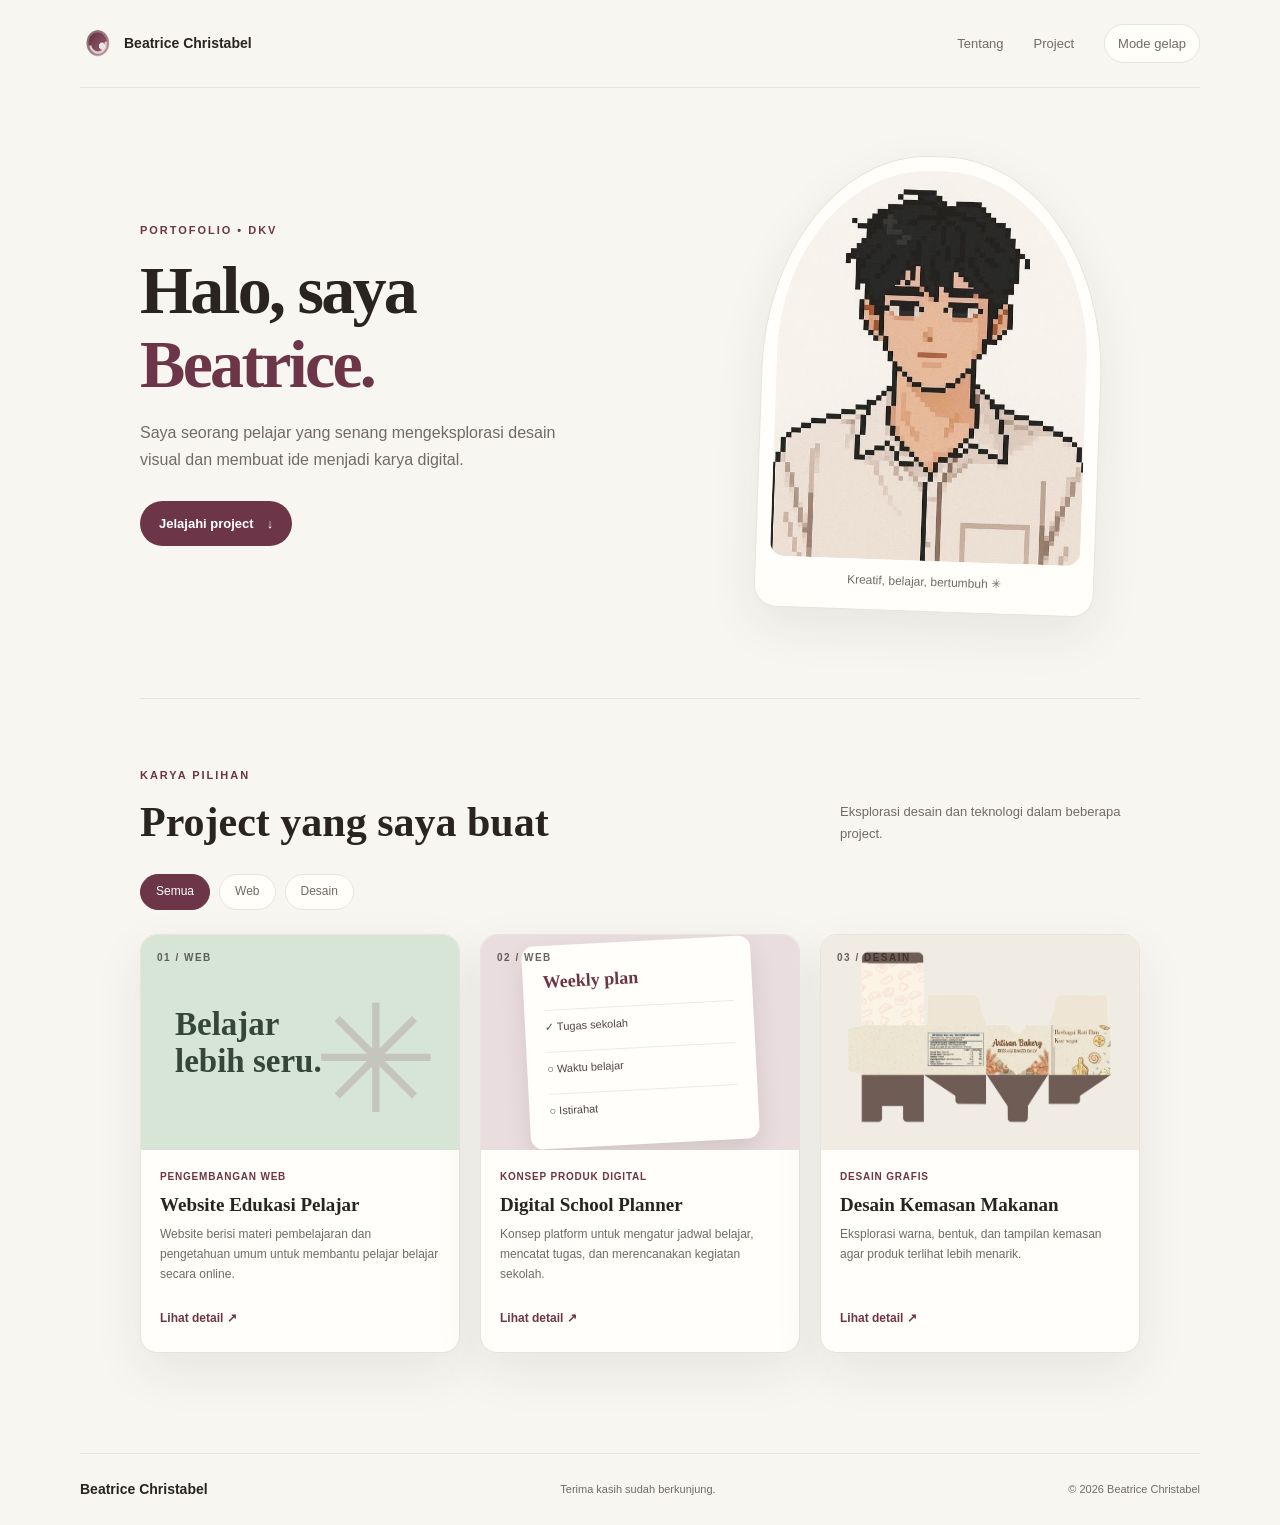
<file: index.html>
<!DOCTYPE html>
<html lang="id">
<head>
    <meta charset="UTF-8">
    <meta name="viewport" content="width=device-width, initial-scale=1.0">
    <meta name="description" content="Portofolio Beatrice Christabel, berisi karya desain grafis dan proyek digital.">
    <title>Portofolio — Beatrice Christabel</title>
    <link rel="icon" type="image/png" href="assets/images/favicon.png">
    <link rel="stylesheet" href="css/style.css">
    <script src="js/main.js" defer></script>
</head>
<body>
    <header class="site-header">
        <a class="brand" href="index.html" aria-label="Beranda Beatrice Christabel">
            <img src="assets/images/favicon.png" alt="" width="34" height="34">
            <span>Beatrice Christabel</span>
        </a>
        <nav class="site-nav" aria-label="Navigasi utama">
            <a href="#about">Tentang</a>
            <a href="#projects">Project</a>
            <button class="theme-toggle" type="button" aria-pressed="false">Mode gelap</button>
        </nav>
    </header>

    <main>
        <section class="hero" id="about">
            <div class="hero-copy">
                <p class="eyebrow">PORTOFOLIO • DKV</p>
                <h1>Halo, saya <span>Beatrice.</span></h1>
                <p class="hero-intro">Saya seorang pelajar yang senang mengeksplorasi desain visual dan membuat ide menjadi karya digital.</p>
                <a class="button button-primary" href="#projects">Jelajahi project <span aria-hidden="true">↓</span></a>
            </div>
            <div class="portrait-frame">
                <img src="assets/images/profile-photo.jpg" alt="Foto Beatrice Christabel" width="420" height="520">
                <span class="portrait-note">Kreatif, belajar, bertumbuh ✳</span>
            </div>
        </section>

        <section class="projects-section" id="projects">
            <div class="section-heading">
                <div>
                    <p class="eyebrow">KARYA PILIHAN</p>
                    <h2>Project yang saya buat</h2>
                </div>
                <p class="section-intro">Eksplorasi desain dan teknologi dalam beberapa project.</p>
            </div>

            <div class="project-filters" role="group" aria-label="Filter project">
                <button class="filter-button is-active" type="button" data-filter="all" aria-pressed="true">Semua</button>
                <button class="filter-button" type="button" data-filter="web" aria-pressed="false">Web</button>
                <button class="filter-button" type="button" data-filter="desain" aria-pressed="false">Desain</button>
            </div>

            <div class="project-grid">
                <article class="project-card" data-category="web">
                    <a class="project-visual visual-learning" href="projects/website-edukasi.html" aria-label="Lihat detail Website Edukasi Pelajar">
                        <span class="visual-label">01 / WEB</span>
                        <span class="visual-title">Belajar<br>lebih seru.</span>
                        <span class="visual-decoration" aria-hidden="true">✳</span>
                    </a>
                    <div class="project-content">
                        <p class="project-category">Pengembangan web</p>
                        <h3>Website Edukasi Pelajar</h3>
                        <p>Website berisi materi pembelajaran dan pengetahuan umum untuk membantu pelajar belajar secara online.</p>
                        <a class="text-link" href="projects/website-edukasi.html">Lihat detail <span aria-hidden="true">↗</span></a>
                    </div>
                </article>

                <article class="project-card" data-category="web">
                    <a class="project-visual visual-planner" href="projects/digital-school-planner.html" aria-label="Lihat detail Digital School Planner">
                        <span class="visual-label">02 / WEB</span>
                        <span class="planner-sheet" aria-hidden="true">
                            <span class="planner-heading">Weekly plan</span>
                            <span class="planner-line">✓ Tugas sekolah</span>
                            <span class="planner-line">○ Waktu belajar</span>
                            <span class="planner-line">○ Istirahat</span>
                        </span>
                    </a>
                    <div class="project-content">
                        <p class="project-category">Konsep produk digital</p>
                        <h3>Digital School Planner</h3>
                        <p>Konsep platform untuk mengatur jadwal belajar, mencatat tugas, dan merencanakan kegiatan sekolah.</p>
                        <a class="text-link" href="projects/digital-school-planner.html">Lihat detail <span aria-hidden="true">↗</span></a>
                    </div>
                </article>

                <article class="project-card" data-category="desain">
                    <a class="project-visual visual-packaging" href="projects/desain-kemasan.html" aria-label="Lihat detail Desain Kemasan Makanan">
                        <span class="visual-label">03 / DESAIN</span>
                        <img src="assets/images/food-packaging.png" alt="Desain kemasan makanan" loading="lazy" width="800" height="600">
                    </a>
                    <div class="project-content">
                        <p class="project-category">Desain grafis</p>
                        <h3>Desain Kemasan Makanan</h3>
                        <p>Eksplorasi warna, bentuk, dan tampilan kemasan agar produk terlihat lebih menarik.</p>
                        <a class="text-link" href="projects/desain-kemasan.html">Lihat detail <span aria-hidden="true">↗</span></a>
                    </div>
                </article>
            </div>
        </section>
    </main>

    <footer class="site-footer">
        <a class="brand" href="index.html">Beatrice Christabel</a>
        <p>Terima kasih sudah berkunjung.</p>
        <p>© <span data-current-year>2026</span> Beatrice Christabel</p>
    </footer>
</body>
</html>
</file>
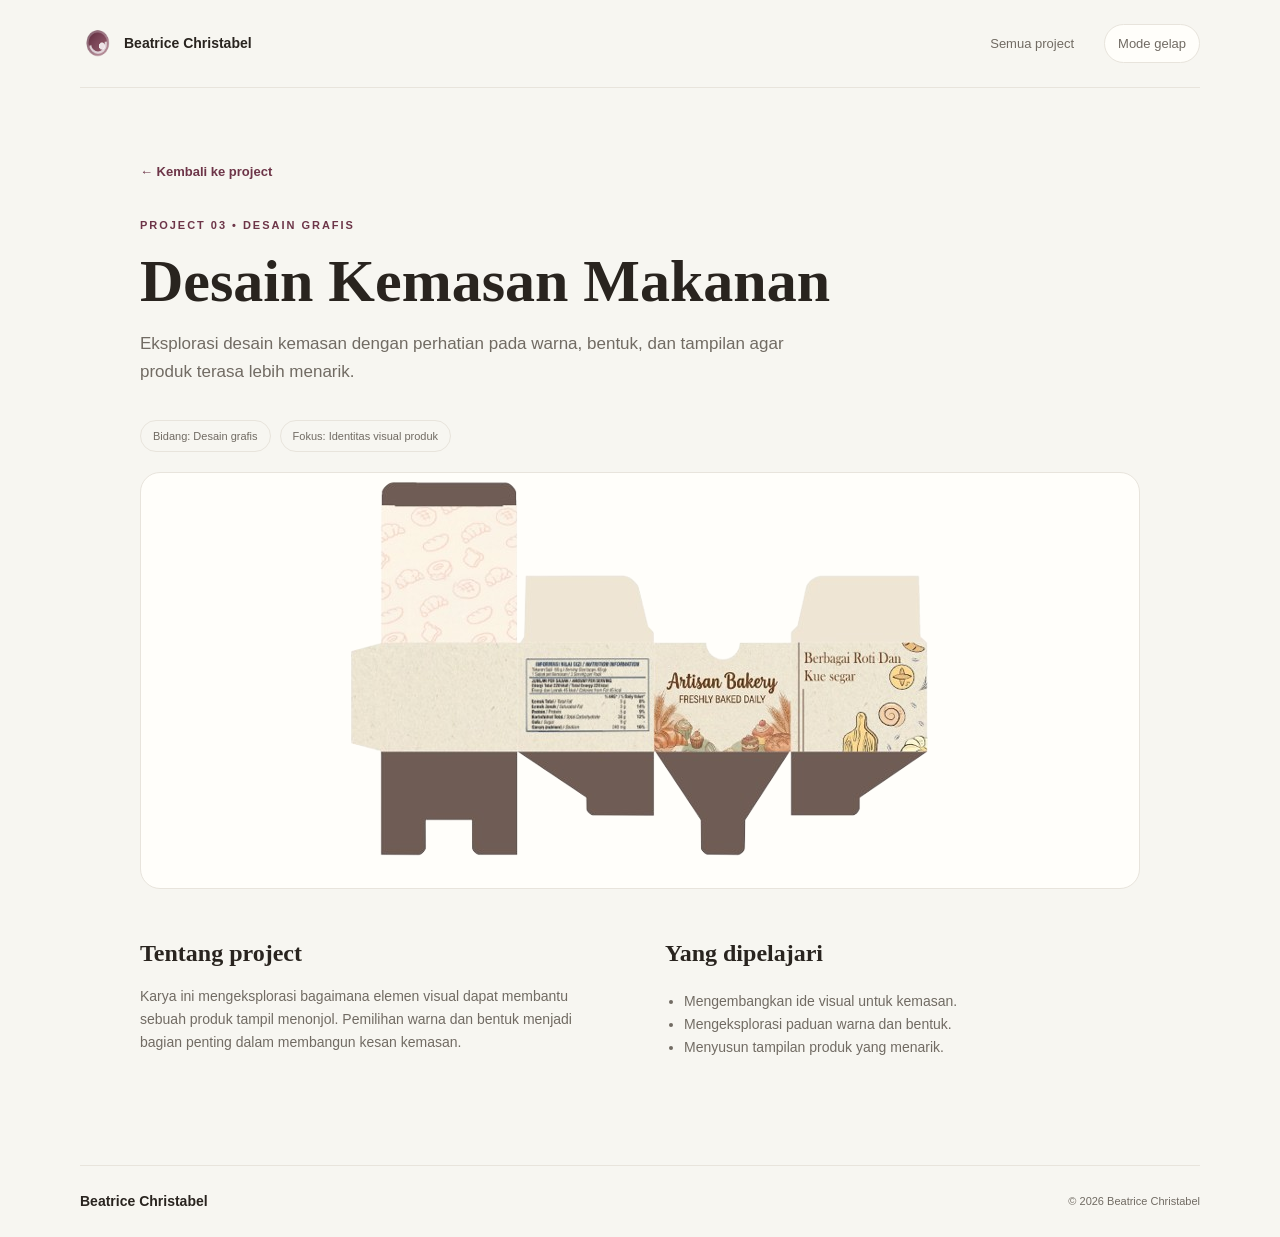
<file: projects/desain-kemasan.html>
<!DOCTYPE html>
<html lang="id">
<head>
    <meta charset="UTF-8">
    <meta name="viewport" content="width=device-width, initial-scale=1.0">
    <meta name="description" content="Detail project Desain Kemasan Makanan karya Beatrice Christabel.">
    <title>Desain Kemasan Makanan — Beatrice Christabel</title>
    <link rel="icon" type="image/png" href="../assets/images/favicon.png">
    <link rel="stylesheet" href="../css/style.css">
    <script src="../js/main.js" defer></script>
</head>
<body>
    <header class="site-header">
        <a class="brand" href="../index.html" aria-label="Kembali ke beranda">
            <img src="../assets/images/favicon.png" alt="" width="34" height="34">
            <span>Beatrice Christabel</span>
        </a>
        <nav class="site-nav" aria-label="Navigasi utama">
            <a href="../index.html#projects">Semua project</a>
            <button class="theme-toggle" type="button" aria-pressed="false">Mode gelap</button>
        </nav>
    </header>
    <main class="detail-main">
        <a class="back-link" href="../index.html#projects">← Kembali ke project</a>
        <p class="eyebrow">PROJECT 03 • DESAIN GRAFIS</p>
        <h1 class="detail-title">Desain Kemasan Makanan</h1>
        <p class="detail-lead">Eksplorasi desain kemasan dengan perhatian pada warna, bentuk, dan tampilan agar produk terasa lebih menarik.</p>
        <div class="detail-meta"><span>Bidang: Desain grafis</span><span>Fokus: Identitas visual produk</span></div>
        <div class="detail-artwork">
            <img src="../assets/images/food-packaging.png" alt="Karya desain kemasan makanan">
        </div>
        <div class="detail-copy">
            <section>
                <h2>Tentang project</h2>
                <p>Karya ini mengeksplorasi bagaimana elemen visual dapat membantu sebuah produk tampil menonjol. Pemilihan warna dan bentuk menjadi bagian penting dalam membangun kesan kemasan.</p>
            </section>
            <section>
                <h2>Yang dipelajari</h2>
                <ul>
                    <li>Mengembangkan ide visual untuk kemasan.</li>
                    <li>Mengeksplorasi paduan warna dan bentuk.</li>
                    <li>Menyusun tampilan produk yang menarik.</li>
                </ul>
            </section>
        </div>
    </main>
    <footer class="site-footer">
        <a class="brand" href="../index.html">Beatrice Christabel</a>
        <p>© <span data-current-year>2026</span> Beatrice Christabel</p>
    </footer>
</body>
</html>
</file>
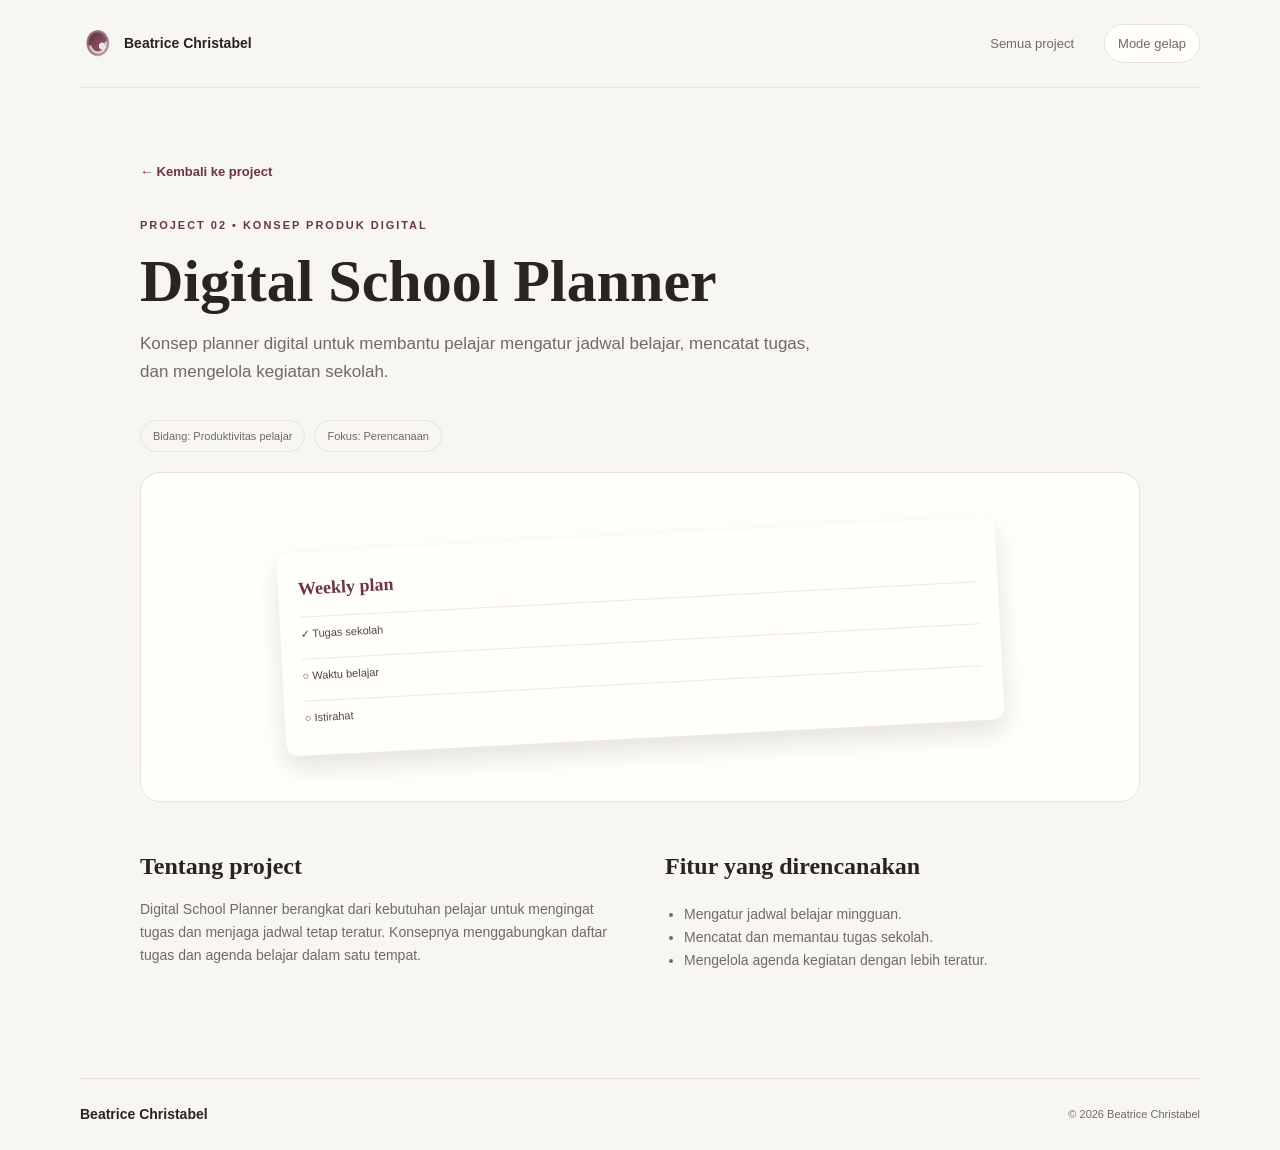
<file: projects/digital-school-planner.html>
<!DOCTYPE html>
<html lang="id">
<head>
    <meta charset="UTF-8">
    <meta name="viewport" content="width=device-width, initial-scale=1.0">
    <meta name="description" content="Detail project Digital School Planner karya Beatrice Christabel.">
    <title>Digital School Planner — Beatrice Christabel</title>
    <link rel="icon" type="image/png" href="../assets/images/favicon.png">
    <link rel="stylesheet" href="../css/style.css">
    <script src="../js/main.js" defer></script>
</head>
<body>
    <header class="site-header">
        <a class="brand" href="../index.html" aria-label="Kembali ke beranda">
            <img src="../assets/images/favicon.png" alt="" width="34" height="34">
            <span>Beatrice Christabel</span>
        </a>
        <nav class="site-nav" aria-label="Navigasi utama">
            <a href="../index.html#projects">Semua project</a>
            <button class="theme-toggle" type="button" aria-pressed="false">Mode gelap</button>
        </nav>
    </header>
    <main class="detail-main">
        <a class="back-link" href="../index.html#projects">← Kembali ke project</a>
        <p class="eyebrow">PROJECT 02 • KONSEP PRODUK DIGITAL</p>
        <h1 class="detail-title">Digital School Planner</h1>
        <p class="detail-lead">Konsep planner digital untuk membantu pelajar mengatur jadwal belajar, mencatat tugas, dan mengelola kegiatan sekolah.</p>
        <div class="detail-meta"><span>Bidang: Produktivitas pelajar</span><span>Fokus: Perencanaan</span></div>
        <div class="detail-artwork visual-planner">
            <span class="planner-sheet">
                <span class="planner-heading">Weekly plan</span>
                <span class="planner-line">✓ Tugas sekolah</span>
                <span class="planner-line">○ Waktu belajar</span>
                <span class="planner-line">○ Istirahat</span>
            </span>
        </div>
        <div class="detail-copy">
            <section>
                <h2>Tentang project</h2>
                <p>Digital School Planner berangkat dari kebutuhan pelajar untuk mengingat tugas dan menjaga jadwal tetap teratur. Konsepnya menggabungkan daftar tugas dan agenda belajar dalam satu tempat.</p>
            </section>
            <section>
                <h2>Fitur yang direncanakan</h2>
                <ul>
                    <li>Mengatur jadwal belajar mingguan.</li>
                    <li>Mencatat dan memantau tugas sekolah.</li>
                    <li>Mengelola agenda kegiatan dengan lebih teratur.</li>
                </ul>
            </section>
        </div>
    </main>
    <footer class="site-footer">
        <a class="brand" href="../index.html">Beatrice Christabel</a>
        <p>© <span data-current-year>2026</span> Beatrice Christabel</p>
    </footer>
</body>
</html>
</file>
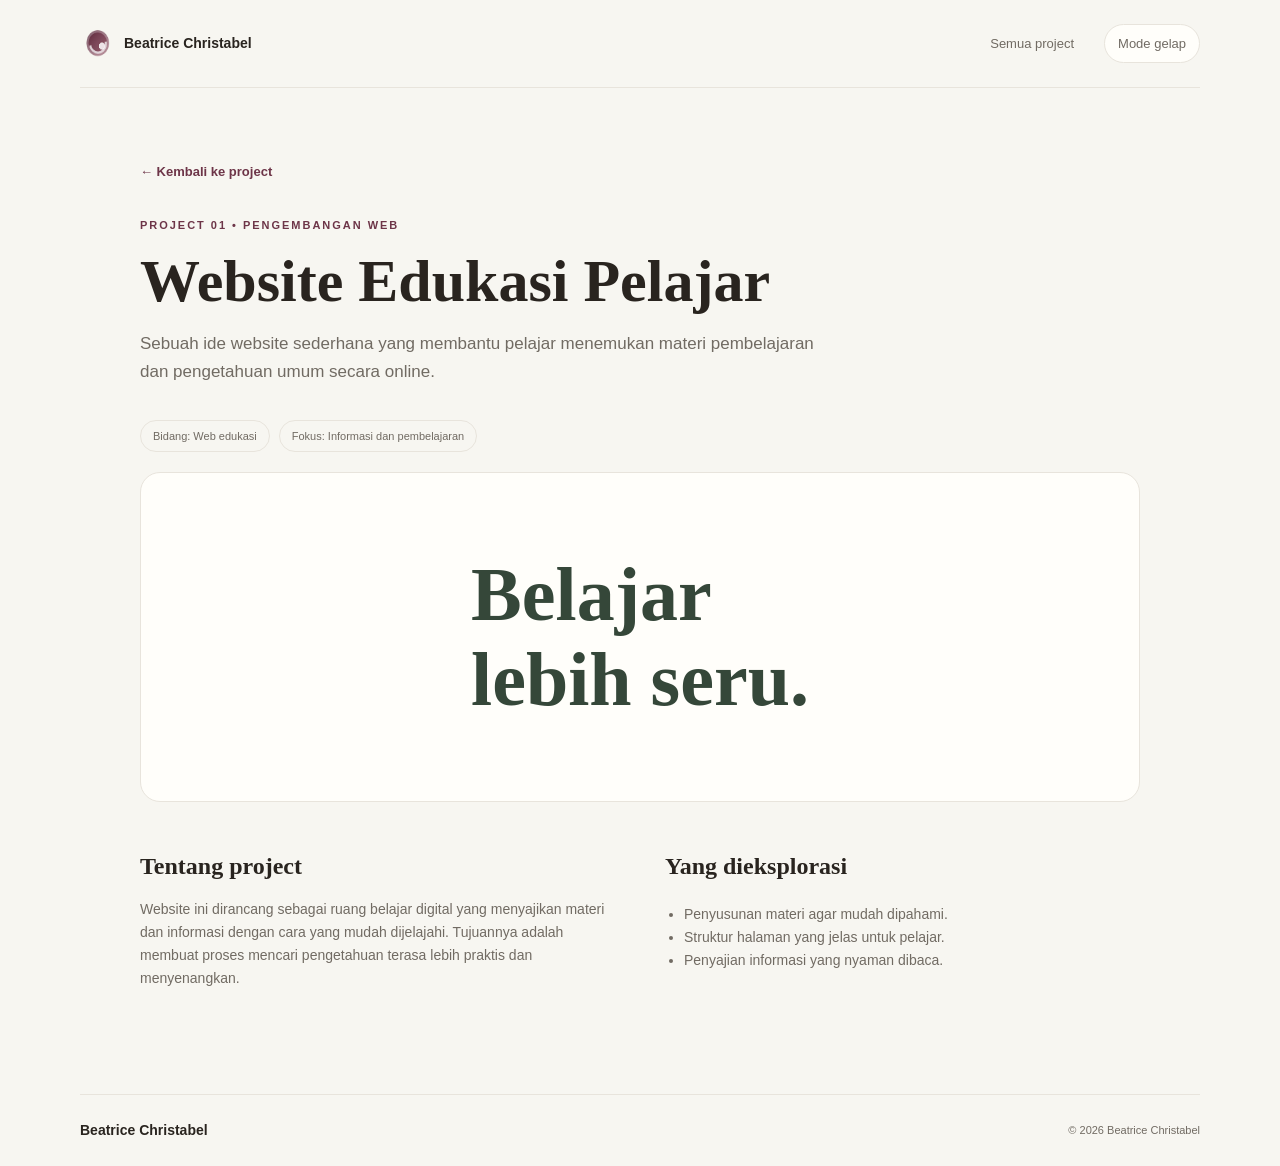
<file: projects/website-edukasi.html>
<!DOCTYPE html>
<html lang="id">
<head>
    <meta charset="UTF-8">
    <meta name="viewport" content="width=device-width, initial-scale=1.0">
    <meta name="description" content="Detail project Website Edukasi Pelajar karya Beatrice Christabel.">
    <title>Website Edukasi Pelajar — Beatrice Christabel</title>
    <link rel="icon" type="image/png" href="../assets/images/favicon.png">
    <link rel="stylesheet" href="../css/style.css">
    <script src="../js/main.js" defer></script>
</head>
<body>
    <header class="site-header">
        <a class="brand" href="../index.html" aria-label="Kembali ke beranda">
            <img src="../assets/images/favicon.png" alt="" width="34" height="34">
            <span>Beatrice Christabel</span>
        </a>
        <nav class="site-nav" aria-label="Navigasi utama">
            <a href="../index.html#projects">Semua project</a>
            <button class="theme-toggle" type="button" aria-pressed="false">Mode gelap</button>
        </nav>
    </header>
    <main class="detail-main">
        <a class="back-link" href="../index.html#projects">← Kembali ke project</a>
        <p class="eyebrow">PROJECT 01 • PENGEMBANGAN WEB</p>
        <h1 class="detail-title">Website Edukasi Pelajar</h1>
        <p class="detail-lead">Sebuah ide website sederhana yang membantu pelajar menemukan materi pembelajaran dan pengetahuan umum secara online.</p>
        <div class="detail-meta"><span>Bidang: Web edukasi</span><span>Fokus: Informasi dan pembelajaran</span></div>
        <div class="detail-artwork visual-learning">
            <span class="visual-title">Belajar<br>lebih seru.</span>
        </div>
        <div class="detail-copy">
            <section>
                <h2>Tentang project</h2>
                <p>Website ini dirancang sebagai ruang belajar digital yang menyajikan materi dan informasi dengan cara yang mudah dijelajahi. Tujuannya adalah membuat proses mencari pengetahuan terasa lebih praktis dan menyenangkan.</p>
            </section>
            <section>
                <h2>Yang dieksplorasi</h2>
                <ul>
                    <li>Penyusunan materi agar mudah dipahami.</li>
                    <li>Struktur halaman yang jelas untuk pelajar.</li>
                    <li>Penyajian informasi yang nyaman dibaca.</li>
                </ul>
            </section>
        </div>
    </main>
    <footer class="site-footer">
        <a class="brand" href="../index.html">Beatrice Christabel</a>
        <p>© <span data-current-year>2026</span> Beatrice Christabel</p>
    </footer>
</body>
</html>
</file>
<file: css/style.css>
:root {
    color-scheme: light;
    --page: #f7f6f1;
    --surface: #fffefa;
    --ink: #29241f;
    --muted: #716b63;
    --accent: #6d3548;
    --accent-soft: #eadde0;
    --line: #e8e4dc;
    --shadow: 0 18px 50px rgba(49, 37, 31, 0.08);
}

:root[data-theme="dark"] {
    color-scheme: dark;
    --page: #1e1b1b;
    --surface: #292525;
    --ink: #f5eee8;
    --muted: #c1b6ae;
    --accent: #e3a8b8;
    --accent-soft: #443239;
    --line: #403a38;
    --shadow: 0 18px 50px rgba(0, 0, 0, 0.2);
}

* {
    box-sizing: border-box;
}

html {
    scroll-behavior: smooth;
}

body {
    margin: 0;
    background: var(--page);
    color: var(--ink);
    font-family: 'DM Sans', 'Segoe UI', sans-serif;
    line-height: 1.65;
    transition: background-color 0.25s, color 0.25s;
}

a {
    color: inherit;
}

button {
    font: inherit;
}

.site-header,
.site-footer {
    width: min(1120px, calc(100% - 48px));
    margin: 0 auto;
}

.site-header {
    min-height: 88px;
    display: flex;
    align-items: center;
    justify-content: space-between;
    border-bottom: 1px solid var(--line);
}

.brand {
    display: inline-flex;
    align-items: center;
    gap: 10px;
    color: var(--ink);
    font-size: 14px;
    font-weight: 700;
    text-decoration: none;
}

.brand img {
    border-radius: 9px;
}

.site-nav {
    display: flex;
    align-items: center;
    gap: 30px;
    font-size: 13px;
}

.site-nav a,
.theme-toggle {
    color: var(--muted);
    text-decoration: none;
}

.site-nav a:hover,
.theme-toggle:hover {
    color: var(--accent);
}

.theme-toggle {
    padding: 8px 13px;
    border: 1px solid var(--line);
    border-radius: 999px;
    background: var(--surface);
    cursor: pointer;
}

.hero,
.projects-section,
.detail-main {
    width: min(1000px, calc(100% - 48px));
    margin: 0 auto;
}

.hero {
    min-height: 560px;
    display: grid;
    grid-template-columns: 1.1fr 0.9fr;
    align-items: center;
    gap: 70px;
    padding: 68px 0 86px;
}

.eyebrow {
    margin: 0 0 13px;
    color: var(--accent);
    font-size: 11px;
    font-weight: 700;
    letter-spacing: 0.18em;
}

h1,
h2,
h3,
p {
    margin-top: 0;
}

h1,
h2,
.detail-title {
    font-family: 'Playfair Display', Georgia, serif;
}

.hero h1 {
    margin-bottom: 18px;
    font-size: clamp(42px, 6vw, 68px);
    line-height: 1.1;
    letter-spacing: -0.04em;
}

.hero h1 span {
    color: var(--accent);
}

.hero-intro {
    max-width: 430px;
    margin-bottom: 28px;
    color: var(--muted);
    font-size: 16px;
}

.button {
    display: inline-flex;
    align-items: center;
    gap: 13px;
    padding: 12px 19px;
    border-radius: 999px;
    font-size: 13px;
    font-weight: 600;
    text-decoration: none;
    transition: transform 0.2s, background-color 0.2s;
}

.button:hover {
    transform: translateY(-2px);
}

.button-primary {
    background: var(--accent);
    color: #fff;
}

.portrait-frame {
    position: relative;
    justify-self: center;
    width: min(100%, 340px);
    padding: 14px;
    background: var(--surface);
    border: 1px solid var(--line);
    border-radius: 48% 48% 22px 22px;
    box-shadow: var(--shadow);
    transform: rotate(2deg);
}

.portrait-frame img {
    display: block;
    width: 100%;
    height: 390px;
    border-radius: 48% 48% 14px 14px;
    object-fit: cover;
}

.portrait-note {
    display: block;
    padding: 12px 5px 4px;
    color: var(--muted);
    font-size: 12px;
    text-align: center;
}

.projects-section {
    padding: 67px 0 100px;
    border-top: 1px solid var(--line);
}

.section-heading {
    display: flex;
    align-items: end;
    justify-content: space-between;
    gap: 30px;
    margin-bottom: 27px;
}

.section-heading h2 {
    margin: 0;
    font-size: clamp(30px, 4vw, 42px);
    line-height: 1.2;
}

.section-intro {
    max-width: 300px;
    margin: 0 0 3px;
    color: var(--muted);
    font-size: 13px;
}

.project-filters {
    display: flex;
    gap: 9px;
    margin-bottom: 24px;
}

.filter-button {
    padding: 7px 15px;
    border: 1px solid var(--line);
    border-radius: 999px;
    background: var(--surface);
    color: var(--muted);
    font-size: 12px;
    cursor: pointer;
}

.filter-button.is-active,
.filter-button:hover {
    border-color: var(--accent);
    background: var(--accent);
    color: #fff;
}

.project-grid {
    display: grid;
    grid-template-columns: repeat(3, minmax(0, 1fr));
    gap: 20px;
}

.project-card {
    overflow: hidden;
    border: 1px solid var(--line);
    border-radius: 17px;
    background: var(--surface);
    box-shadow: var(--shadow);
    transition: transform 0.25s, box-shadow 0.25s;
}

.project-card:hover {
    transform: translateY(-5px);
    box-shadow: 0 22px 52px rgba(49, 37, 31, 0.13);
}

.project-card[hidden] {
    display: none;
}

.project-visual {
    position: relative;
    display: flex;
    min-height: 215px;
    overflow: hidden;
    align-items: center;
    justify-content: center;
    text-decoration: none;
}

.visual-label {
    position: absolute;
    z-index: 1;
    top: 15px;
    left: 16px;
    color: rgba(41, 36, 31, 0.7);
    font-size: 10px;
    font-weight: 700;
    letter-spacing: 0.15em;
}

.visual-learning {
    justify-content: flex-start;
    padding: 34px;
    background: #d7e5d6;
    color: #354739;
}

.visual-title {
    font-family: 'Playfair Display', Georgia, serif;
    font-size: 33px;
    font-weight: 700;
    line-height: 1.12;
}

.visual-decoration {
    position: absolute;
    right: 20px;
    bottom: -34px;
    color: rgba(109, 53, 72, 0.18);
    font-size: 150px;
}

.visual-planner {
    background: #eadde0;
}

.planner-sheet {
    display: grid;
    width: 72%;
    gap: 9px;
    padding: 22px 20px;
    border-radius: 12px;
    background: #fffefa;
    box-shadow: 0 12px 25px rgba(49, 37, 31, 0.12);
    color: #51454a;
    transform: rotate(-3deg);
}

.planner-heading {
    margin-bottom: 3px;
    color: #6d3548;
    font-family: 'Playfair Display', Georgia, serif;
    font-size: 18px;
    font-weight: 700;
}

.planner-line {
    padding: 7px 0;
    border-top: 1px solid #eee8e4;
    font-size: 11px;
}

.visual-packaging {
    background: #f0ece4;
}

.visual-packaging img {
    width: 100%;
    height: 215px;
    object-fit: contain;
    padding: 13px;
}

.project-content {
    padding: 19px 19px 21px;
}

.project-category {
    margin-bottom: 7px;
    color: var(--accent);
    font-size: 10px;
    font-weight: 700;
    letter-spacing: 0.08em;
    text-transform: uppercase;
}

.project-content h3 {
    margin-bottom: 8px;
    font-family: 'Playfair Display', Georgia, serif;
    font-size: 19px;
    line-height: 1.3;
}

.project-content > p:not(.project-category) {
    min-height: 63px;
    margin-bottom: 16px;
    color: var(--muted);
    font-size: 12px;
}

.text-link {
    color: var(--accent);
    font-size: 12px;
    font-weight: 700;
    text-decoration: none;
}

.text-link:hover {
    text-decoration: underline;
}

.site-footer {
    display: flex;
    align-items: center;
    justify-content: space-between;
    gap: 20px;
    padding: 24px 0;
    border-top: 1px solid var(--line);
    color: var(--muted);
    font-size: 11px;
}

.site-footer p {
    margin: 0;
}

.detail-main {
    min-height: calc(100vh - 180px);
    padding: 70px 0 90px;
}

.back-link {
    display: inline-block;
    margin-bottom: 34px;
    color: var(--accent);
    font-size: 13px;
    font-weight: 600;
    text-decoration: none;
}

.detail-title {
    max-width: 750px;
    margin-bottom: 15px;
    font-size: clamp(38px, 6vw, 60px);
    line-height: 1.12;
}

.detail-lead {
    max-width: 700px;
    margin-bottom: 34px;
    color: var(--muted);
    font-size: 17px;
}

.detail-artwork {
    display: flex;
    min-height: 330px;
    align-items: center;
    justify-content: center;
    overflow: hidden;
    margin-bottom: 45px;
    border: 1px solid var(--line);
    border-radius: 20px;
    background: var(--surface);
}

.detail-artwork img {
    display: block;
    max-width: 100%;
    max-height: 480px;
    object-fit: contain;
}

.detail-artwork .visual-title {
    font-size: clamp(42px, 8vw, 76px);
}

.detail-copy {
    display: grid;
    grid-template-columns: 1fr 1fr;
    gap: 50px;
}

.detail-copy h2 {
    margin-bottom: 11px;
    font-size: 24px;
}

.detail-copy p,
.detail-copy li {
    color: var(--muted);
    font-size: 14px;
}

.detail-copy ul {
    padding-left: 19px;
}

.detail-meta {
    display: flex;
    flex-wrap: wrap;
    gap: 9px;
    margin-bottom: 20px;
}

.detail-meta span {
    padding: 6px 12px;
    border: 1px solid var(--line);
    border-radius: 999px;
    color: var(--muted);
    font-size: 11px;
}

@media (max-width: 760px) {
    .hero {
        min-height: 0;
        grid-template-columns: 1fr 0.75fr;
        gap: 30px;
        padding: 58px 0 68px;
    }

    .portrait-frame img {
        height: 300px;
    }

    .project-grid {
        grid-template-columns: repeat(2, minmax(0, 1fr));
    }

    .project-card:last-child {
        grid-column: span 2;
    }

    .project-card:last-child .project-visual,
    .project-card:last-child .visual-packaging img {
        height: 260px;
    }
}

@media (max-width: 560px) {
    .site-header,
    .site-footer,
    .hero,
    .projects-section,
    .detail-main {
        width: min(100% - 32px, 1000px);
    }

    .site-header {
        min-height: 72px;
    }

    .brand {
        font-size: 12px;
    }

    .brand img {
        width: 28px;
        height: 28px;
    }

    .site-nav {
        gap: 13px;
        font-size: 12px;
    }

    .theme-toggle {
        padding: 7px 9px;
        font-size: 11px;
    }

    .hero {
        grid-template-columns: 1fr;
        gap: 35px;
        padding: 55px 0 64px;
    }

    .hero h1 {
        font-size: 49px;
    }

    .portrait-frame {
        width: min(75%, 290px);
    }

    .portrait-frame img {
        height: 310px;
    }

    .projects-section {
        padding: 53px 0 70px;
    }

    .section-heading {
        display: block;
    }

    .section-intro {
        margin-top: 13px;
    }

    .project-grid {
        grid-template-columns: 1fr;
    }

    .project-card:last-child {
        grid-column: auto;
    }

    .project-card:last-child .project-visual,
    .project-card:last-child .visual-packaging img {
        height: 215px;
    }

    .project-content > p:not(.project-category) {
        min-height: 0;
    }

    .site-footer {
        flex-wrap: wrap;
        gap: 7px 16px;
    }

    .detail-main {
        padding-top: 48px;
    }

    .detail-artwork {
        min-height: 230px;
    }

    .detail-copy {
        grid-template-columns: 1fr;
        gap: 22px;
    }
}

@media (prefers-reduced-motion: reduce) {
    *,
    *::before,
    *::after {
        scroll-behavior: auto !important;
        transition-duration: 0.01ms !important;
    }
}
</file>
